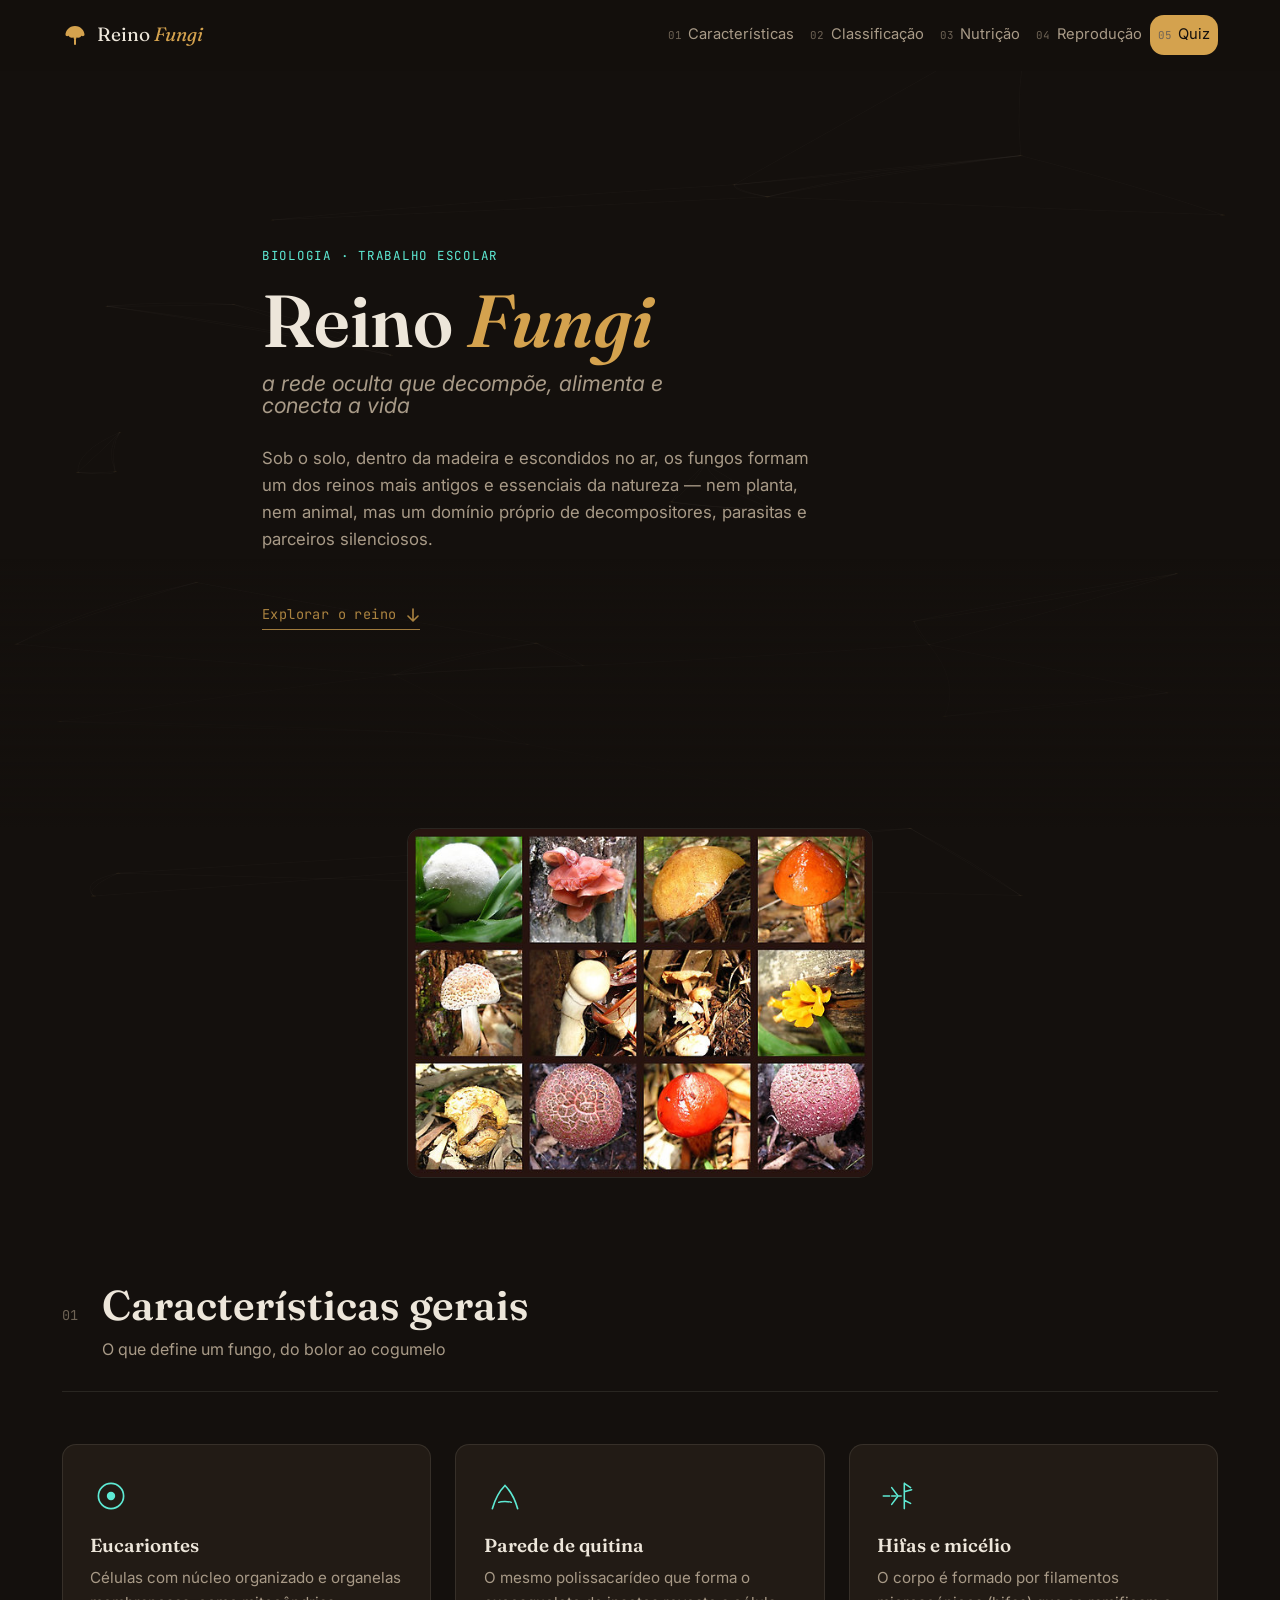
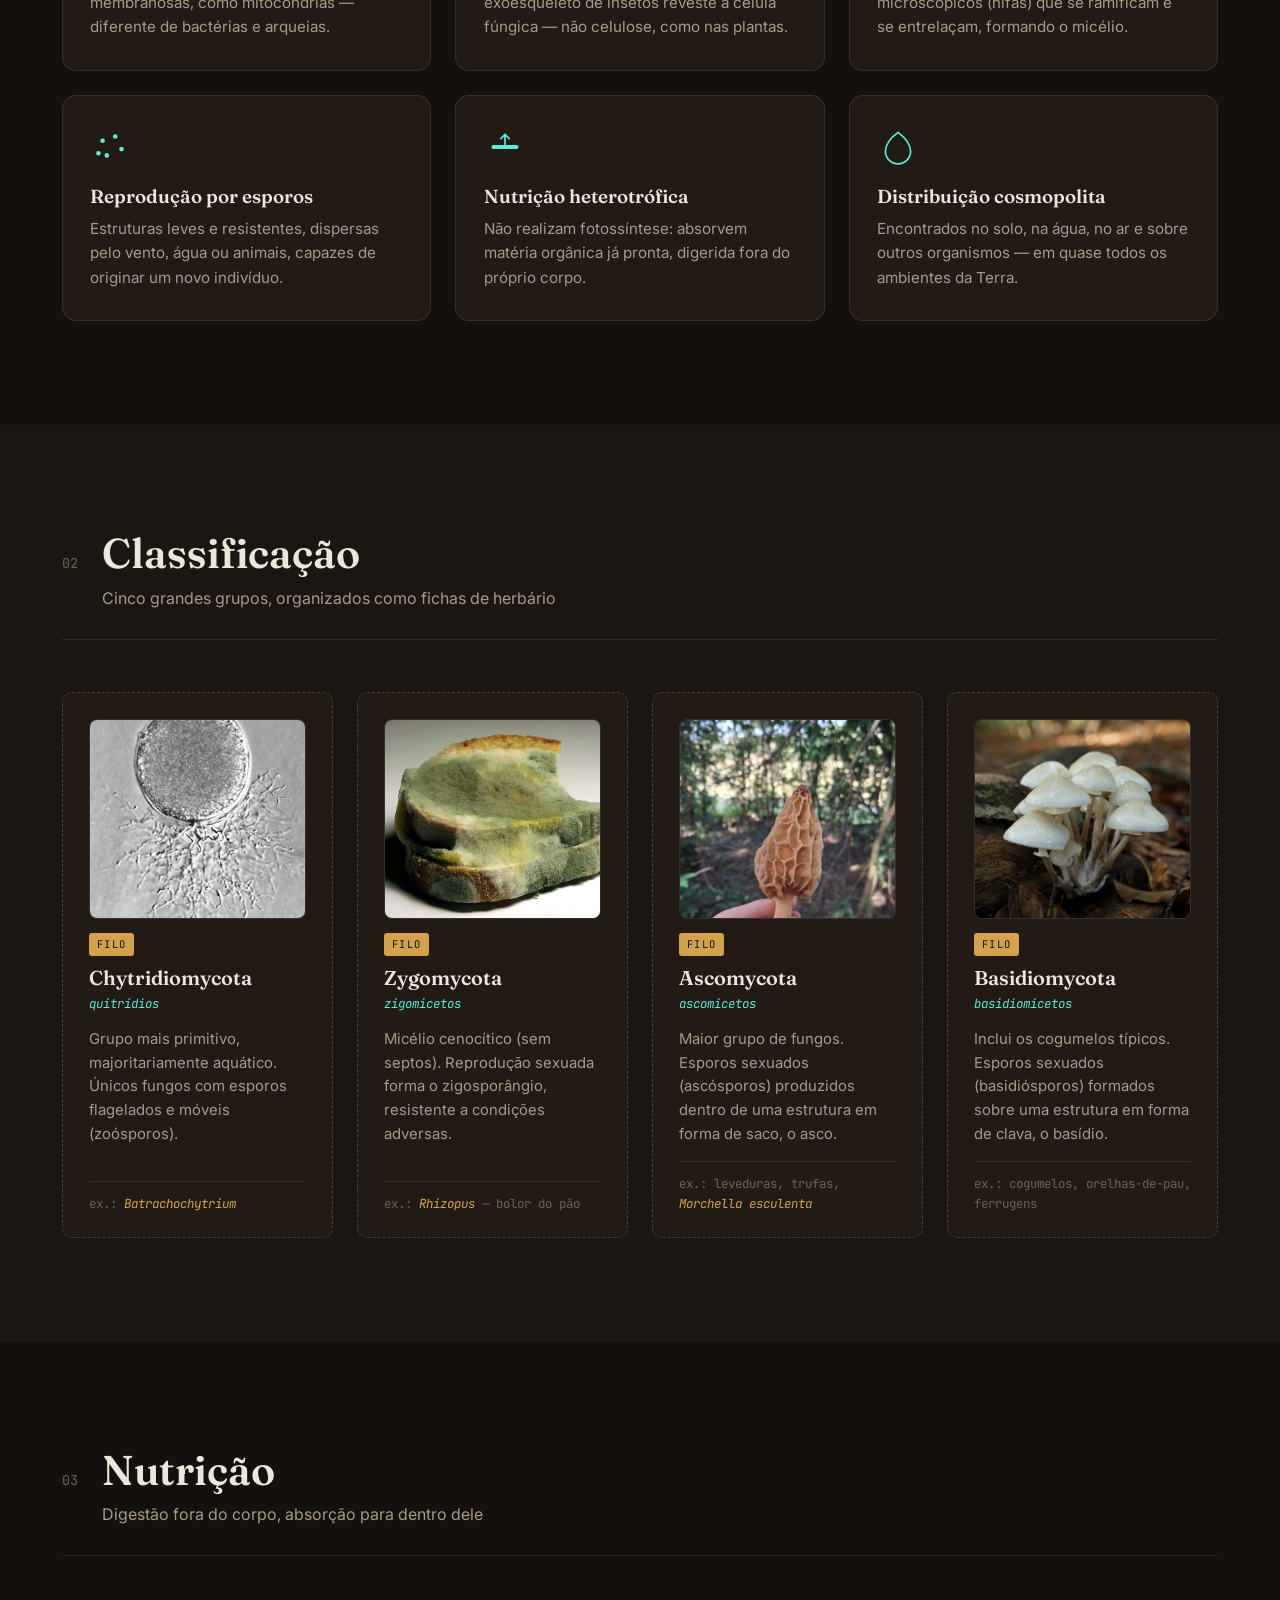
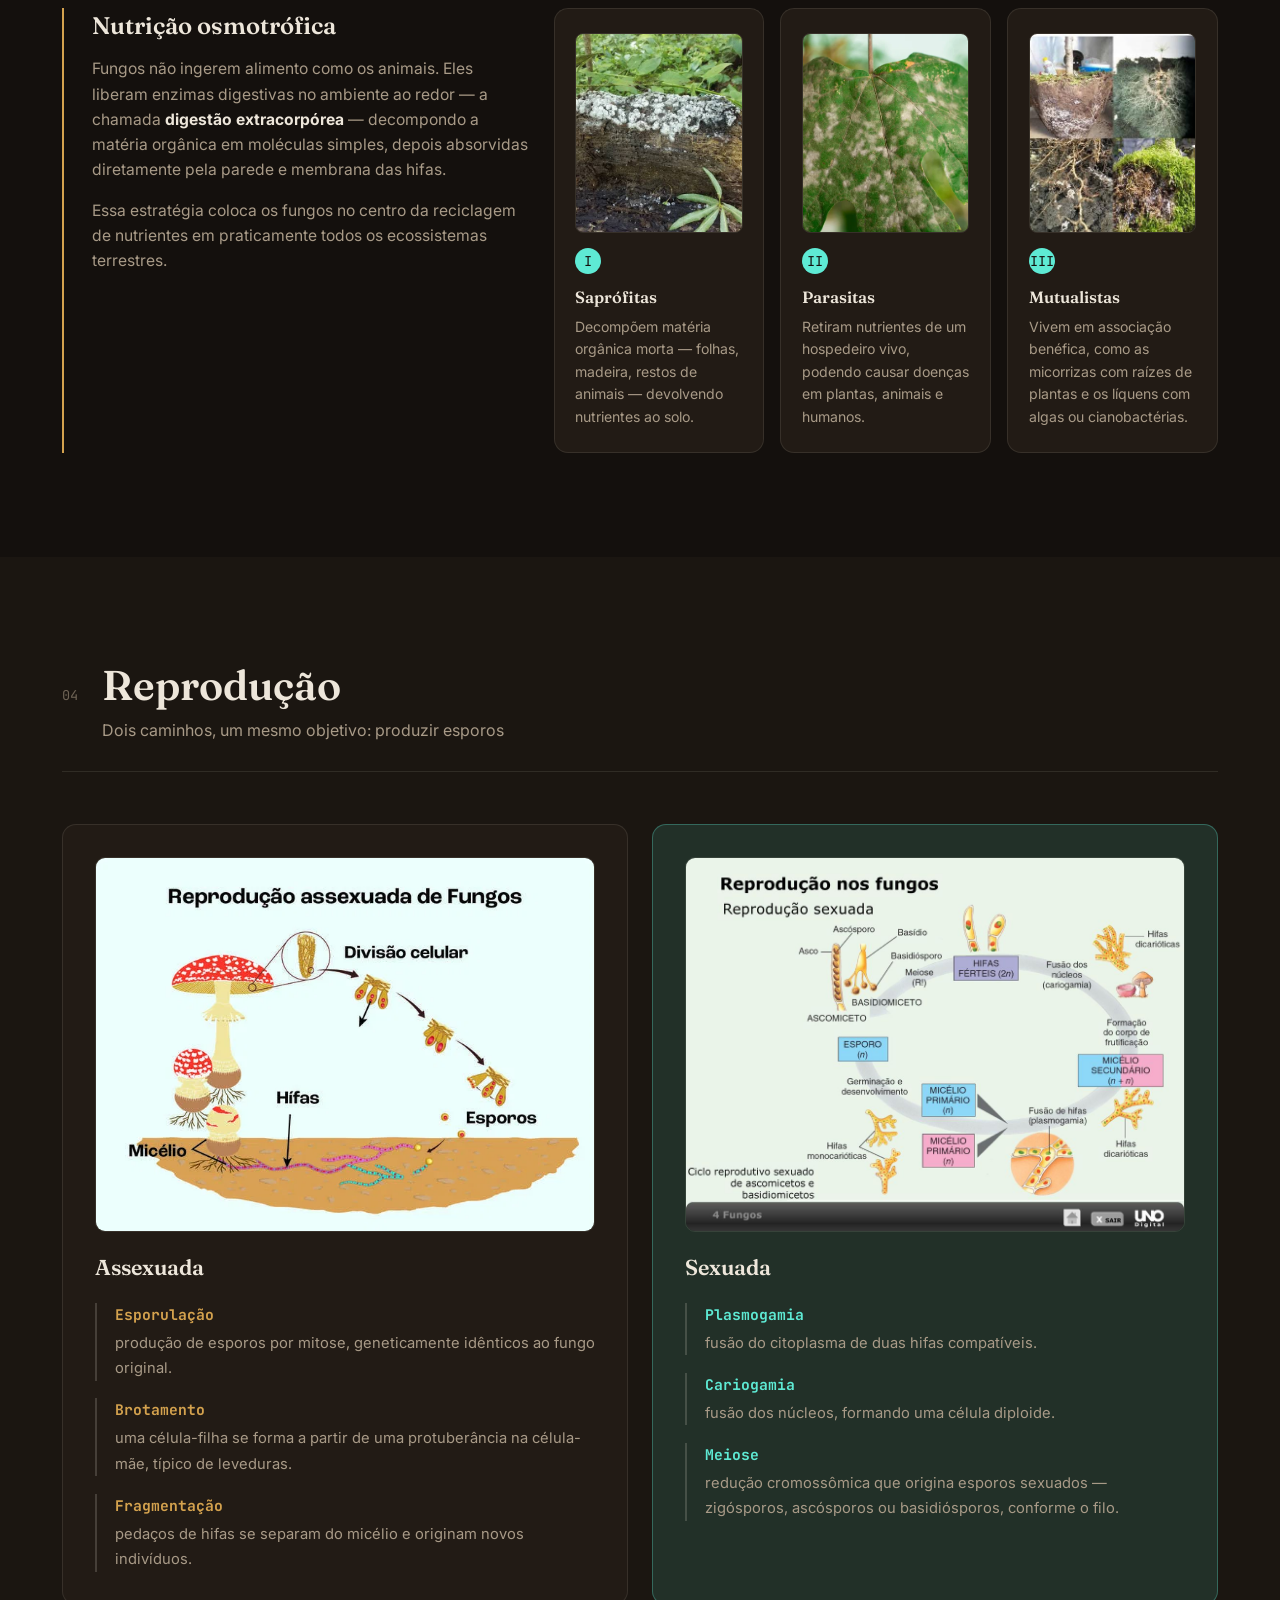
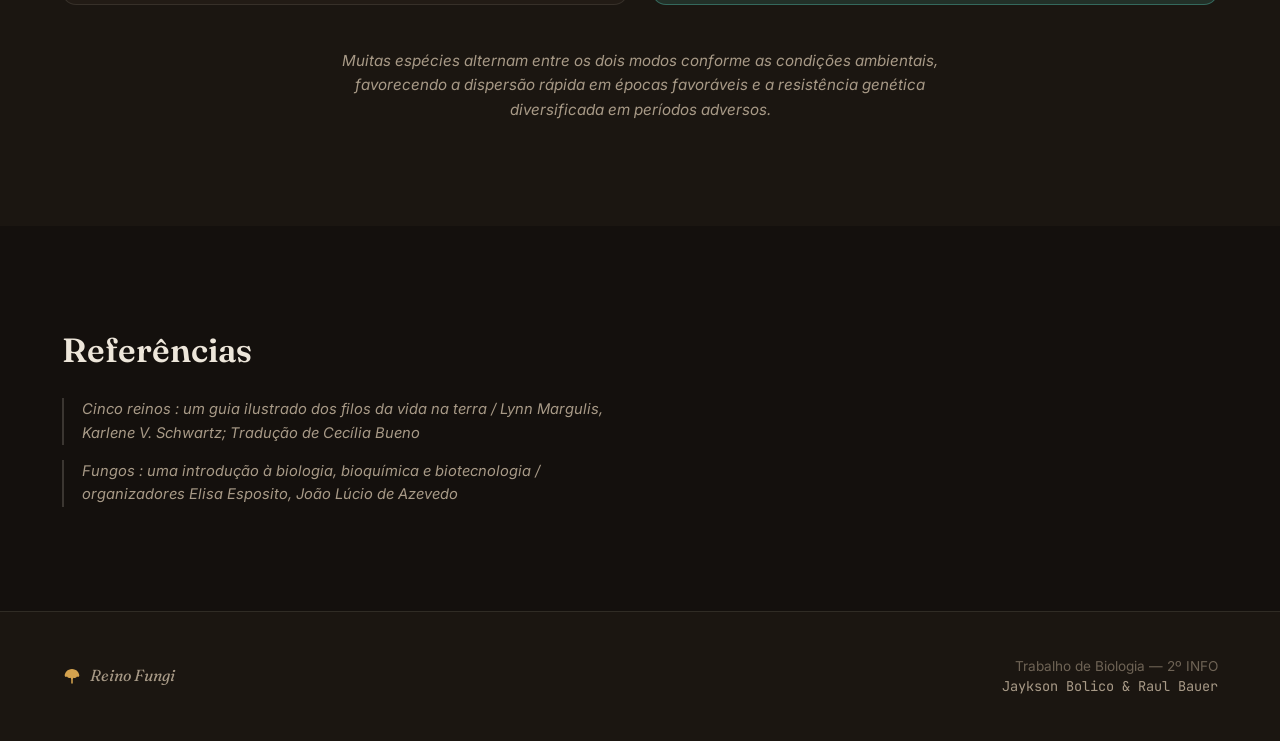
<file: index.html>
<!DOCTYPE html>
<html lang="pt-BR">
<head>
<meta charset="UTF-8">
<meta name="viewport" content="width=device-width, initial-scale=1.0">
<title>Reino Fungi</title>
<meta name="description" content="Um estudo visual sobre o Reino Fungi: características gerais, classificação, nutrição e reprodução.">

<!-- Bootstrap 5 (framework delivery) -->
<link href="https://cdn.jsdelivr.net/npm/bootstrap@5.3.3/dist/css/bootstrap.min.css" rel="stylesheet">

<!-- FONTES DO GOOGLE -->
<link rel="preconnect" href="https://fonts.googleapis.com">
<link rel="preconnect" href="https://fonts.gstatic.com" crossorigin>
<link href="https://fonts.googleapis.com/css2?family=Fraunces:ital,opsz,wght@0,9..144,300;0,9..144,450;0,9..144,600;0,9..144,700;1,9..144,450&family=Inter:wght@400;500;600&family=JetBrains+Mono:wght@400;500;600&display=swap" rel="stylesheet">

<link rel="stylesheet" href="/assets/style.css">
</head>
<body>

<svg id="mycelium-bg" aria-hidden="true"></svg>
<!-- NAVBAR -->
<nav class="navbar navbar-expand-lg fixed-top fungi-nav" id="mainNav">
  <div class="container">
    <a class="navbar-brand" href="#topo">
      <span class="brand-mark" aria-hidden="true">
        <svg width="26" height="26" viewBox="0 0 26 26" fill="none">
          <path d="M13 4C7 4 3.5 9 3.5 12.5C3.5 14 5 14.6 6.5 13.8C7.6 15.6 9.8 16.3 11.3 15.2C11.6 16.6 12.2 17.2 13 17.2C13.8 17.2 14.4 16.6 14.7 15.2C16.2 16.3 18.4 15.6 19.5 13.8C21 14.6 22.5 14 22.5 12.5C22.5 9 19 4 13 4Z" fill="currentColor"/>
          <rect x="12" y="16.5" width="2" height="6.5" rx="1" fill="currentColor"/>
        </svg>
      </span>
      <span class="brand-text">Reino <em>Fungi</em></span>
    </a>
    <button class="navbar-toggler" type="button" data-bs-toggle="collapse" data-bs-target="#navMenu" aria-controls="navMenu" aria-expanded="false" aria-label="Alternar navegação">
      <span class="toggler-bar"></span>
      <span class="toggler-bar"></span>
      <span class="toggler-bar"></span>
    </button>
    <div class="collapse navbar-collapse" id="navMenu">
      <ul class="navbar-nav ms-auto">
        <li class="nav-item"><a class="nav-link" href="#caracteristicas"><span class="nav-num">01</span> Características</a></li>
        <li class="nav-item"><a class="nav-link" href="#classificacao"><span class="nav-num">02</span> Classificação</a></li>
        <li class="nav-item"><a class="nav-link" href="#nutricao"><span class="nav-num">03</span> Nutrição</a></li>
        <li class="nav-item"><a class="nav-link" href="#reproducao"><span class="nav-num">04</span> Reprodução</a></li>
        <li class="nav-item"><a class="nav-link quiz" href="./quiz.html"><span class="nav-num">05</span> Quiz</a></li>
      </ul>
    </div>
  </div>
</nav>

<!-- HEADER -->
<header id="topo" class="hero">
  <div class="container hero-inner">
    <p class="eyebrow reveal">Biologia · Trabalho Escolar</p>
    <h1 class="reveal">
      Reino <em>Fungi</em>
      <span class="hero-sub">a rede oculta que decompõe, alimenta e conecta a vida</span>
    </h1>
    <p class="hero-lead reveal">
      Sob o solo, dentro da madeira e escondidos no ar, os fungos formam um dos reinos mais
      antigos e essenciais da natureza — nem planta, nem animal, mas um domínio próprio de
      decompositores, parasitas e parceiros silenciosos.
    </p>
    <a href="#caracteristicas" class="hero-cta reveal">
      Explorar o reino
      <svg width="14" height="14" viewBox="0 0 14 14"><path d="M7 1v11M2 8l5 5 5-5" stroke="currentColor" stroke-width="1.6" fill="none" stroke-linecap="round" stroke-linejoin="round"/></svg>
    </a>
  </div>
  <div class="hero-fade"></div>
</header>

<figure class="cover-image reveal">
  <img src="/img/Reino-Fungi.jpg" alt="Fungos e micélio em ambiente natural">
</figure>

<main>

  <!-- CARACTERÍSTICAS GERAIS -->
  <section id="caracteristicas" class="section">
    <div class="container">
      <div class="section-head reveal">
        <span class="section-num">01</span>
        <div>
          <h2>Características gerais</h2>
          <p class="section-kicker">O que define um fungo, do bolor ao cogumelo</p>
        </div>
      </div>

      <div class="row g-4 traits-grid">
        <div class="col-md-6 col-lg-4 reveal">
          <article class="trait-card">
            <div class="trait-icon">
              <svg viewBox="0 0 40 40" fill="none"><circle cx="20" cy="20" r="12" stroke="currentColor" stroke-width="1.6"/><circle cx="20" cy="20" r="4" fill="currentColor"/></svg>
            </div>
            <h3>Eucariontes</h3>
            <p>Células com núcleo organizado e organelas membranosas, como mitocôndrias — diferente de bactérias e arqueias.</p>
          </article>
        </div>

        <div class="col-md-6 col-lg-4 reveal">
          <article class="trait-card">
            <div class="trait-icon">
              <svg viewBox="0 0 40 40" fill="none"><path d="M8 32c4-14 10-20 12-22 2 2 8 8 12 22" stroke="currentColor" stroke-width="1.6" stroke-linecap="round"/><path d="M14 26c2-1 10-1 12 0" stroke="currentColor" stroke-width="1.4" stroke-linecap="round"/></svg>
            </div>
            <h3>Parede de quitina</h3>
            <p>O mesmo polissacarídeo que forma o exoesqueleto de insetos reveste a célula fúngica — não celulose, como nas plantas.</p>
          </article>
        </div>

        <div class="col-md-6 col-lg-4 reveal">
          <article class="trait-card">
            <div class="trait-icon">
              <svg viewBox="0 0 40 40" fill="none"><path d="M6 20h6M14 20h4M20 20h3M14 12l6 8-6 8M26 8v24M26 8l6 4M26 16l7-2M26 24l6 3" stroke="currentColor" stroke-width="1.5" stroke-linecap="round" stroke-linejoin="round"/></svg>
            </div>
            <h3>Hifas e micélio</h3>
            <p>O corpo é formado por filamentos microscópicos (hifas) que se ramificam e se entrelaçam, formando o micélio.</p>
          </article>
        </div>

        <div class="col-md-6 col-lg-4 reveal">
          <article class="trait-card">
            <div class="trait-icon">
              <svg viewBox="0 0 40 40" fill="none"><circle cx="12" cy="14" r="2.2" fill="currentColor"/><circle cx="24" cy="10" r="2.2" fill="currentColor"/><circle cx="30" cy="22" r="2.2" fill="currentColor"/><circle cx="16" cy="28" r="2.2" fill="currentColor"/><circle cx="8" cy="26" r="2.2" fill="currentColor"/></svg>
            </div>
            <h3>Reprodução por esporos</h3>
            <p>Estruturas leves e resistentes, dispersas pelo vento, água ou animais, capazes de originar um novo indivíduo.</p>
          </article>
        </div>

        <div class="col-md-6 col-lg-4 reveal">
          <article class="trait-card">
            <div class="trait-icon">
              <svg viewBox="0 0 40 40" fill="none"><rect x="7" y="18" width="26" height="4" rx="2" fill="currentColor"/><path d="M20 18V9M16 12l4-4 4 4" stroke="currentColor" stroke-width="1.6" fill="none" stroke-linecap="round" stroke-linejoin="round"/></svg>
            </div>
            <h3>Nutrição heterotrófica</h3>
            <p>Não realizam fotossíntese: absorvem matéria orgânica já pronta, digerida fora do próprio corpo.</p>
          </article>
        </div>

        <div class="col-md-6 col-lg-4 reveal">
          <article class="trait-card">
            <div class="trait-icon">
              <svg viewBox="0 0 40 40" fill="none"><path d="M20 6c-8 6-12 12-12 18a12 12 0 0024 0c0-6-4-12-12-18z" stroke="currentColor" stroke-width="1.6"/></svg>
            </div>
            <h3>Distribuição cosmopolita</h3>
            <p>Encontrados no solo, na água, no ar e sobre outros organismos — em quase todos os ambientes da Terra.</p>
          </article>
        </div>
      </div>
    </div>
  </section>

  <!-- CLASSIFICAÇÃO -->
  <section id="classificacao" class="section section-alt">
    <div class="container">
      <div class="section-head reveal">
        <span class="section-num">02</span>
        <div>
          <h2>Classificação</h2>
          <p class="section-kicker">Cinco grandes grupos, organizados como fichas de herbário</p>
        </div>
      </div>

      <div class="row g-4">
        <div class="col-sm-6 col-lg-3 reveal">
          <article class="specimen-card">
            <img class="specimen-img" src="img/Spizellomyces_palustris_monocentric_eucarpic.jpg" alt="Quitrídio, exemplo de Chytridiomycota">
            <header>
              <span class="specimen-tag">Filo</span>
              <h3>Chytridiomycota</h3>
              <span class="specimen-common">quitrídios</span>
            </header>
            <p>Grupo mais primitivo, majoritariamente aquático. Únicos fungos com esporos flagelados e móveis (zoósporos).</p>
            <footer>ex.: <em>Batrachochytrium</em></footer>
          </article>
        </div>

        <div class="col-sm-6 col-lg-3 reveal">
          <article class="specimen-card">
            <img class="specimen-img" src="/img/bolor.jpg" alt="Rhizopus, bolor do pão, exemplo de Zygomycota">
            <header>
              <span class="specimen-tag">Filo</span>
              <h3>Zygomycota</h3>
              <span class="specimen-common">zigomicetos</span>
            </header>
            <p>Micélio cenocítico (sem septos). Reprodução sexuada forma o zigosporângio, resistente a condições adversas.</p>
            <footer>ex.: <em>Rhizopus</em> — bolor do pão</footer>
          </article>
        </div>

        <div class="col-sm-6 col-lg-3 reveal">
          <article class="specimen-card">
            <img class="specimen-img" src="/img/WhatsApp Image 2026-07-13 at 11.48.06.jpeg" alt="Levedura ou trufa, exemplo de Ascomycota">
            <header>
              <span class="specimen-tag">Filo</span>
              <h3>Ascomycota</h3>
              <span class="specimen-common">ascomicetos</span>
            </header>
            <p>Maior grupo de fungos. Esporos sexuados (ascósporos) produzidos dentro de uma estrutura em forma de saco, o asco.</p>
            <footer>ex.: leveduras, trufas, <em>Morchella esculenta</em></footer>
          </article>
        </div>

        <div class="col-sm-6 col-lg-3 reveal">
          <article class="specimen-card">
            <img class="specimen-img" src="/img/basidiomicetos-675155476.jpg" alt="Cogumelo, exemplo de Basidiomycota">
            <header>
              <span class="specimen-tag">Filo</span>
              <h3>Basidiomycota</h3>
              <span class="specimen-common">basidiomicetos</span>
            </header>
            <p>Inclui os cogumelos típicos. Esporos sexuados (basidiósporos) formados sobre uma estrutura em forma de clava, o basídio.</p>
            <footer>ex.: cogumelos, orelhas-de-pau, ferrugens</footer>
          </article>
        </div>
      </div>
    </div>
  </section>

  <!-- NUTRIÇÃO -->
  <section id="nutricao" class="section">
    <div class="container">
      <div class="section-head reveal">
        <span class="section-num">03</span>
        <div>
          <h2>Nutrição</h2>
          <p class="section-kicker">Digestão fora do corpo, absorção para dentro dele</p>
        </div>
      </div>

      <div class="row g-4 align-items-stretch">
        <div class="col-lg-5 reveal">
          <div class="nutri-explainer">
            <h3>Nutrição osmotrófica</h3>
            <p>
              Fungos não ingerem alimento como os animais. Eles liberam enzimas digestivas
              no ambiente ao redor — a chamada <strong>digestão extracorpórea</strong> —
              decompondo a matéria orgânica em moléculas simples, depois absorvidas
              diretamente pela parede e membrana das hifas.
            </p>
            <p>
              Essa estratégia coloca os fungos no centro da reciclagem de nutrientes em
              praticamente todos os ecossistemas terrestres.
            </p>
          </div>
        </div>

        <div class="col-lg-7 reveal">
          <div class="row g-3">
            <div class="col-sm-4">
              <div class="mode-card">
                <img class="mode-img" src="/img/images (1).jpg" alt="Fungos decompondo folhas e madeira no solo">
                <span class="mode-index">I</span>
                <h4>Saprófitas</h4>
                <p>Decompõem matéria orgânica morta — folhas, madeira, restos de animais — devolvendo nutrientes ao solo.</p>
              </div>
            </div>
            <div class="col-sm-4">
              <div class="mode-card">
                <img class="mode-img" src="/img/fungo-em-plantas.webp" alt="Fungo parasita em planta ou ser vivo">
                <span class="mode-index">II</span>
                <h4>Parasitas</h4>
                <p>Retiram nutrientes de um hospedeiro vivo, podendo causar doenças em plantas, animais e humanos.</p>
              </div>
            </div>
            <div class="col-sm-4">
              <div class="mode-card">
                <img class="mode-img" src="/img/images (2).jpg" alt="Líquen ou micorriza, exemplo de mutualismo">
                <span class="mode-index">III</span>
                <h4>Mutualistas</h4>
                <p>Vivem em associação benéfica, como as micorrizas com raízes de plantas e os líquens com algas ou cianobactérias.</p>
              </div>
            </div>
          </div>
        </div>
      </div>
    </div>
  </section>

  <!-- REPRODUÇÃO -->
  <section id="reproducao" class="section section-alt">
    <div class="container">
      <div class="section-head reveal">
        <span class="section-num">04</span>
        <div>
          <h2>Reprodução</h2>
          <p class="section-kicker">Dois caminhos, um mesmo objetivo: produzir esporos</p>
        </div>
      </div>

      <div class="row g-4">
        <div class="col-lg-6 reveal">
          <div class="repro-panel">
            <img class="repro-img" src="/img/reproducaoassexuadadefungos-cke.webp" alt="Diagrama de reprodução assexuada em fungos">
            <h3>Assexuada</h3>
            <ul class="repro-list">
              <li>
                <strong>Esporulação</strong>
                <span>produção de esporos por mitose, geneticamente idênticos ao fungo original.</span>
              </li>
              <li>
                <strong>Brotamento</strong>
                <span>uma célula-filha se forma a partir de uma protuberância na célula-mãe, típico de leveduras.</span>
              </li>
              <li>
                <strong>Fragmentação</strong>
                <span>pedaços de hifas se separam do micélio e originam novos indivíduos.</span>
              </li>
            </ul>
          </div>
        </div>

        <div class="col-lg-6 reveal">
          <div class="repro-panel repro-panel-accent">
            <img class="repro-img" src="/img/fungos-vida-reproducao-doencas-que-causam-onde-se-desenvolvem-1.jpg" alt="Diagrama de reprodução sexuada em fungos">
            <h3>Sexuada</h3>
            <ul class="repro-list">
              <li>
                <strong>Plasmogamia</strong>
                <span>fusão do citoplasma de duas hifas compatíveis.</span>
              </li>
              <li>
                <strong>Cariogamia</strong>
                <span>fusão dos núcleos, formando uma célula diploide.</span>
              </li>
              <li>
                <strong>Meiose</strong>
                <span>redução cromossômica que origina esporos sexuados — zigósporos, ascósporos ou basidiósporos, conforme o filo.</span>
              </li>
            </ul>
          </div>
        </div>
      </div>

      <p class="repro-footnote reveal">
        Muitas espécies alternam entre os dois modos conforme as condições ambientais,
        favorecendo a dispersão rápida em épocas favoráveis e a resistência genética
        diversificada em períodos adversos.
      </p>
    </div>
  </section>

  <!-- REFERÊNCIAS -->
  <section id="referencias" class="section refs-section">
    <div class="container reveal">
      <h2>Referências</h2>
      <div class="refs-list">
        <p><i>Cinco reinos : um guia ilustrado dos filos da vida na terra / Lynn Margulis, Karlene V. Schwartz; Tradução de Cecília Bueno</i></p>
        <p><i>Fungos : uma introdução à biologia, bioquímica e biotecnologia / organizadores Elisa Esposito, João Lúcio de Azevedo</i></p>
      </div>
    </div>
  </section>
  
</main>

<!-- FOOTER -->
<footer class="site-footer">
  <div class="container footer-inner">
    <div class="footer-brand">
      <span class="brand-mark" aria-hidden="true">
        <svg width="20" height="20" viewBox="0 0 26 26" fill="none">
          <path d="M13 4C7 4 3.5 9 3.5 12.5C3.5 14 5 14.6 6.5 13.8C7.6 15.6 9.8 16.3 11.3 15.2C11.6 16.6 12.2 17.2 13 17.2C13.8 17.2 14.4 16.6 14.7 15.2C16.2 16.3 18.4 15.6 19.5 13.8C21 14.6 22.5 14 22.5 12.5C22.5 9 19 4 13 4Z" fill="currentColor"/>
          <rect x="12" y="16.5" width="2" height="6.5" rx="1" fill="currentColor"/>
        </svg>
      </span>
      <span>Reino Fungi</span>
    </div>
    <p class="footer-credits">
      Trabalho de Biologia — 2º INFO<br>
      <span>Jaykson Bolico &amp; Raul Bauer</span>
    </p>
  </div>

  
</footer>

<script src="https://cdn.jsdelivr.net/npm/bootstrap@5.3.3/dist/js/bootstrap.bundle.min.js"></script>
<script src="/assets/script.js"></script>
</body>
</html>
</file>
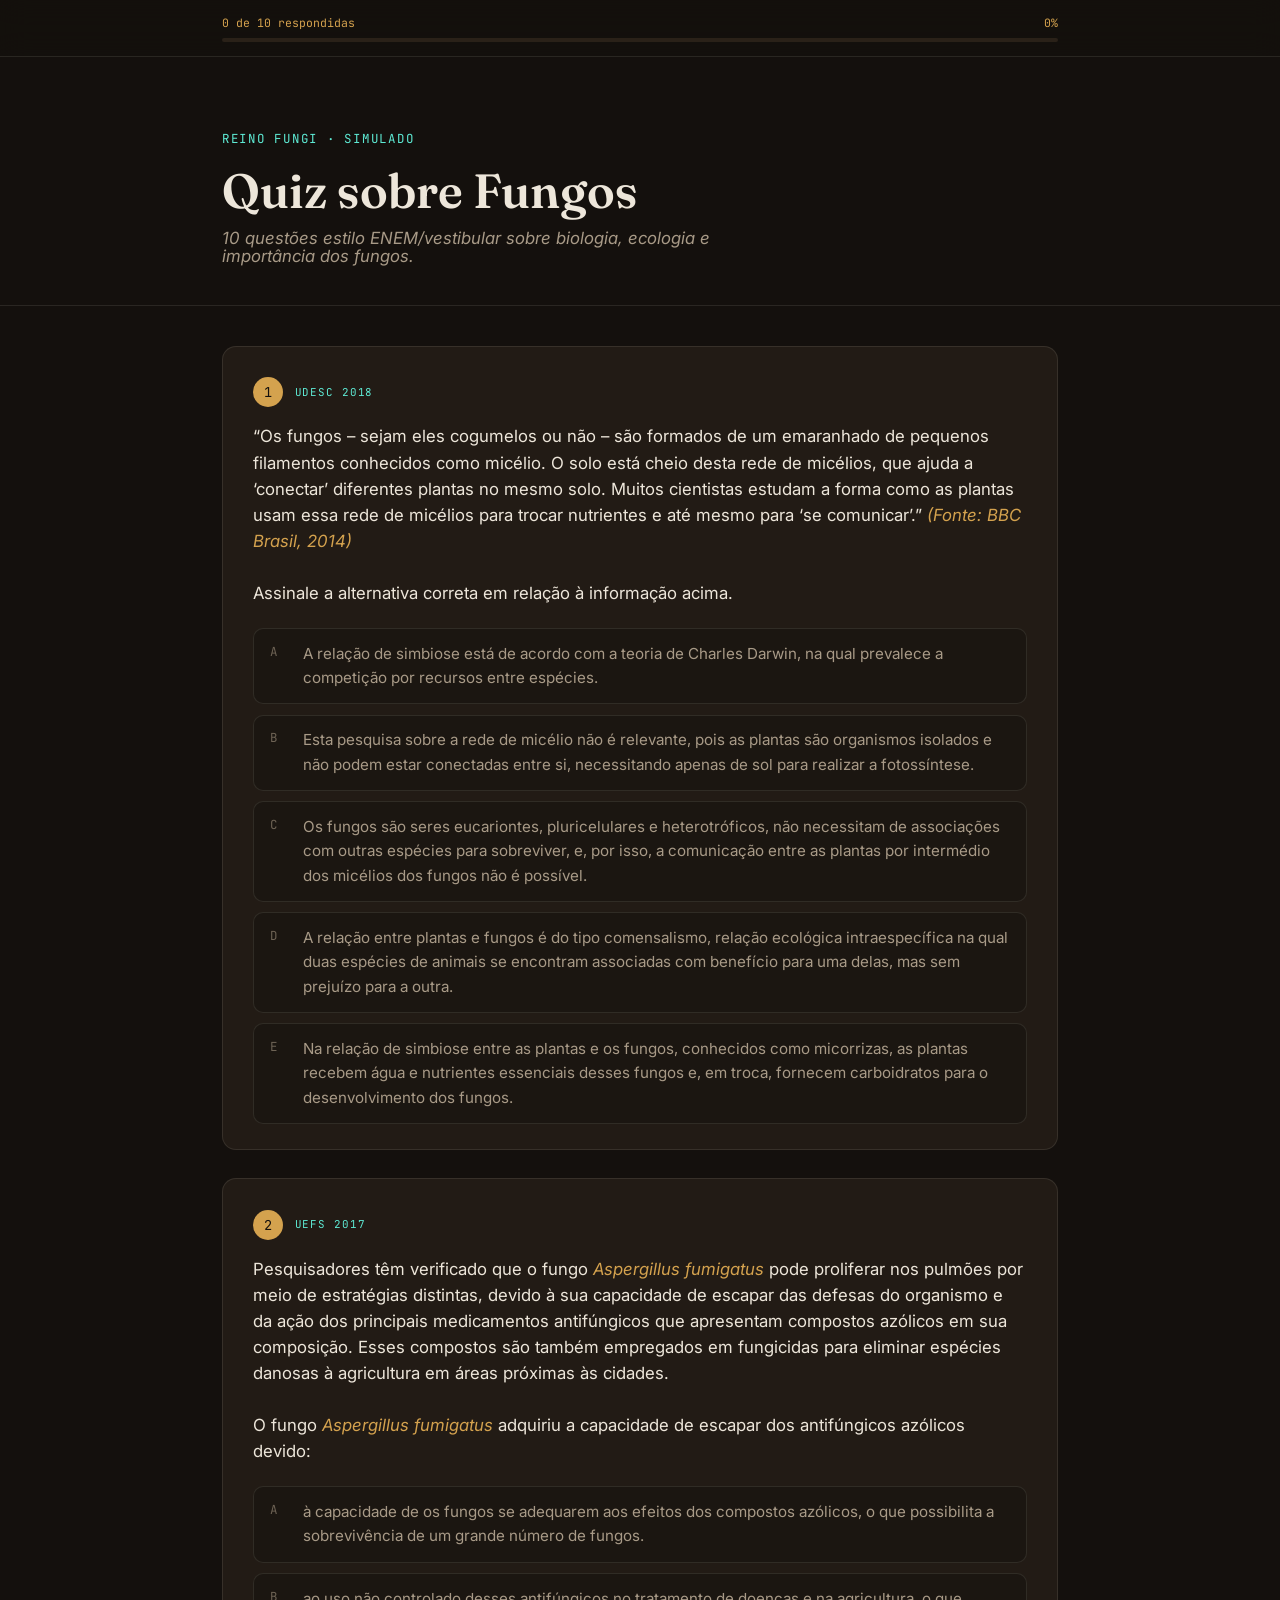
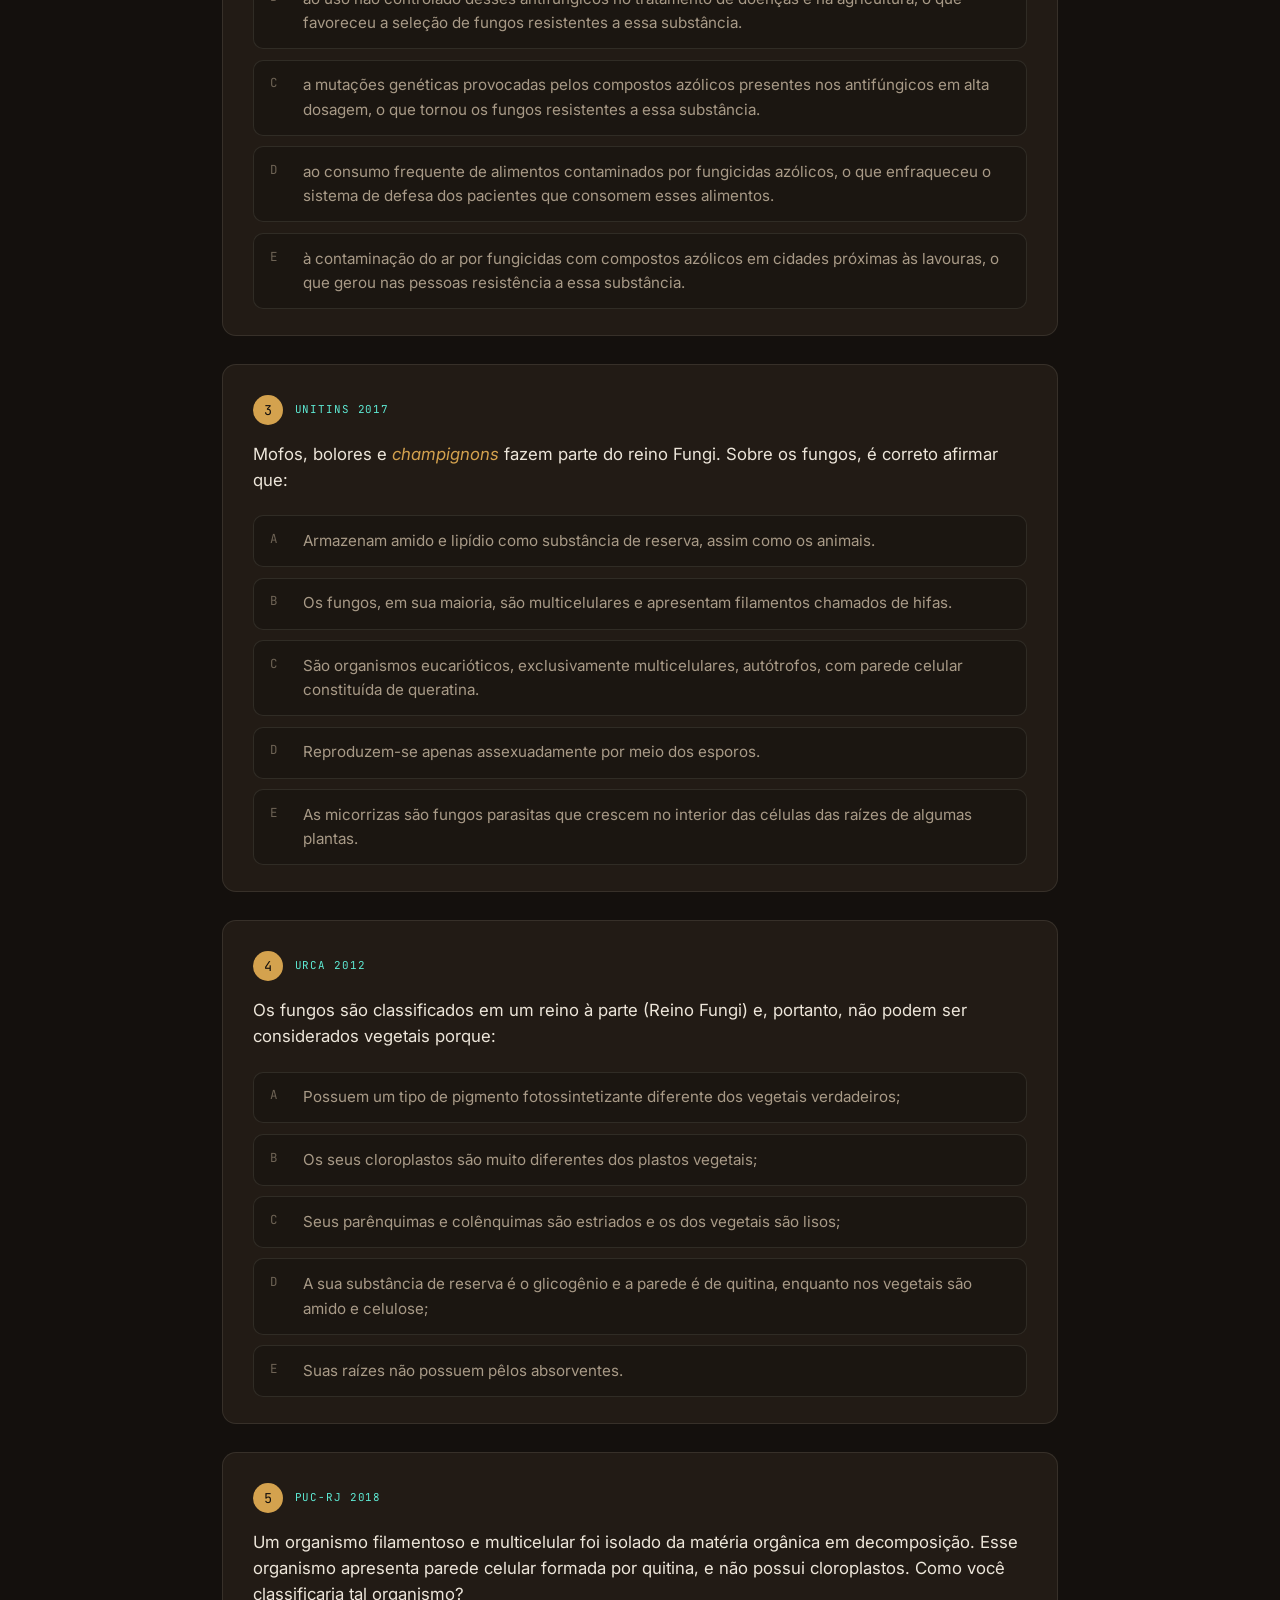
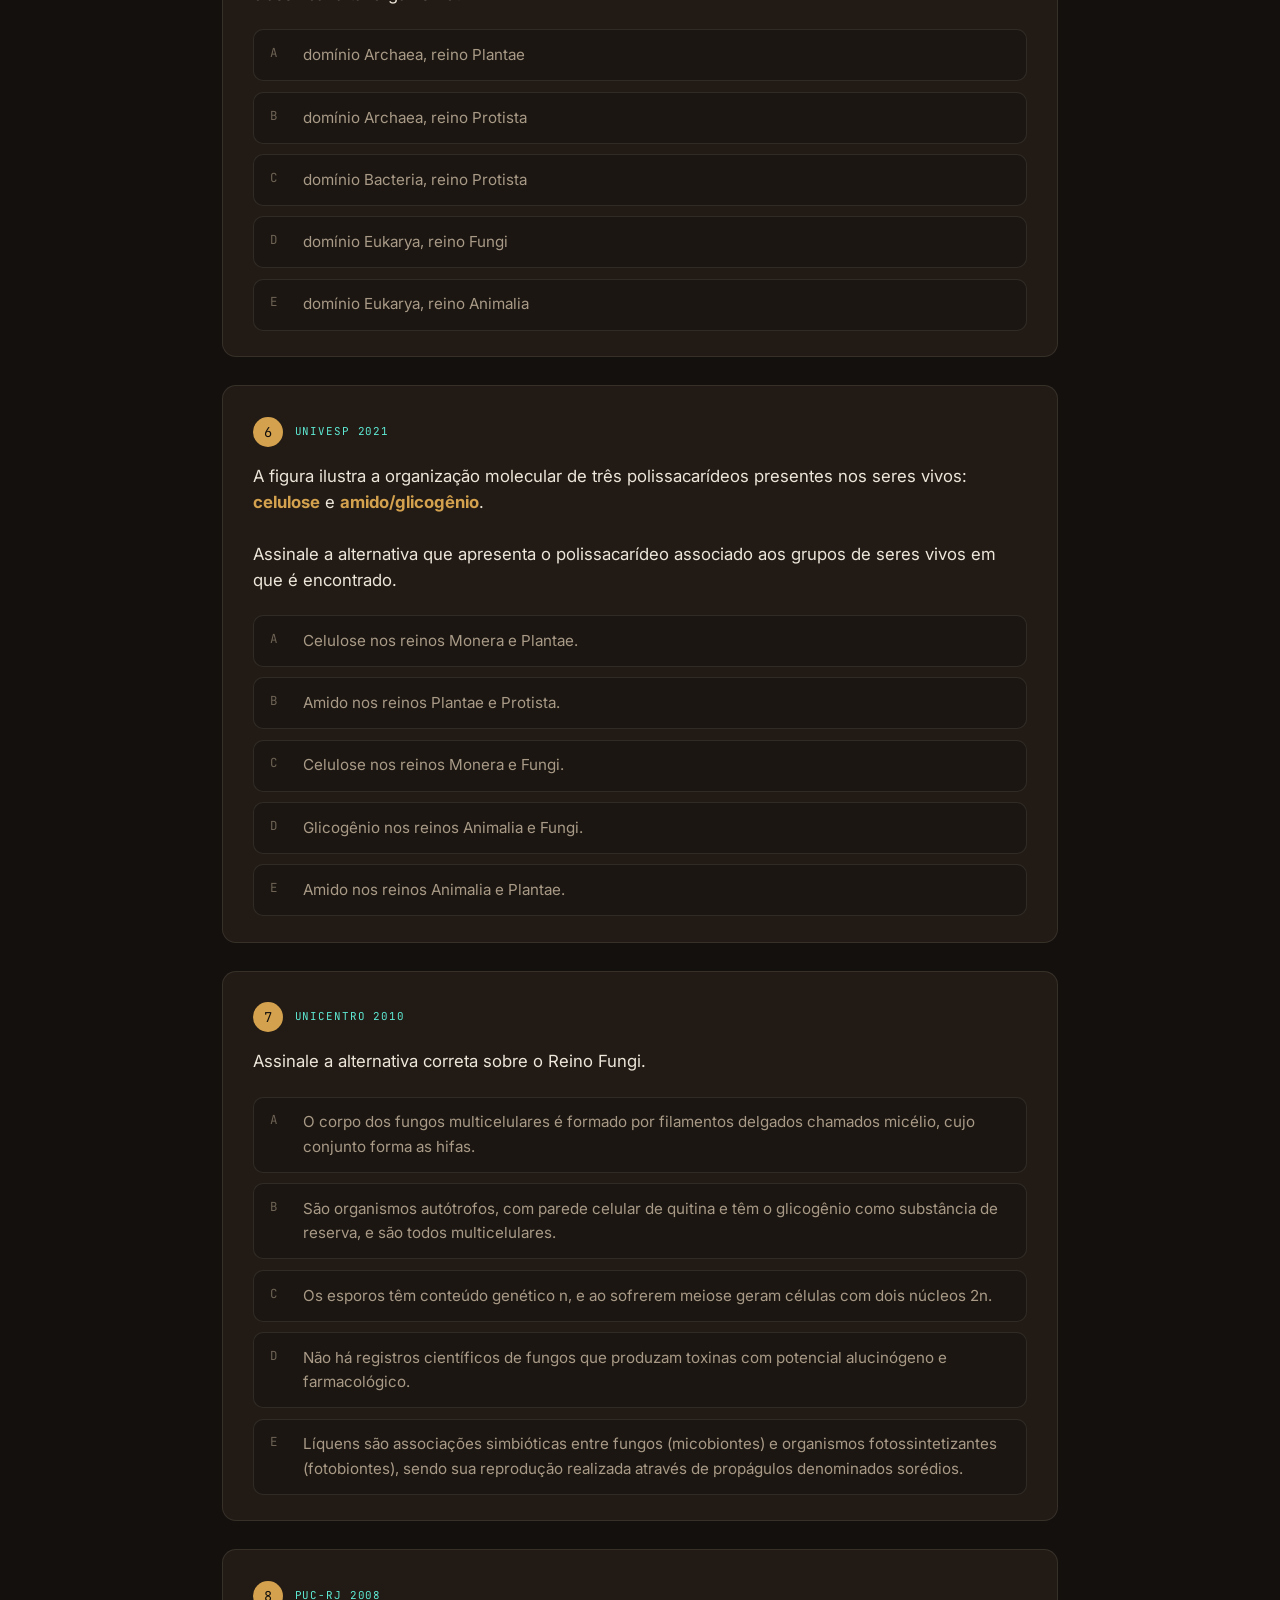
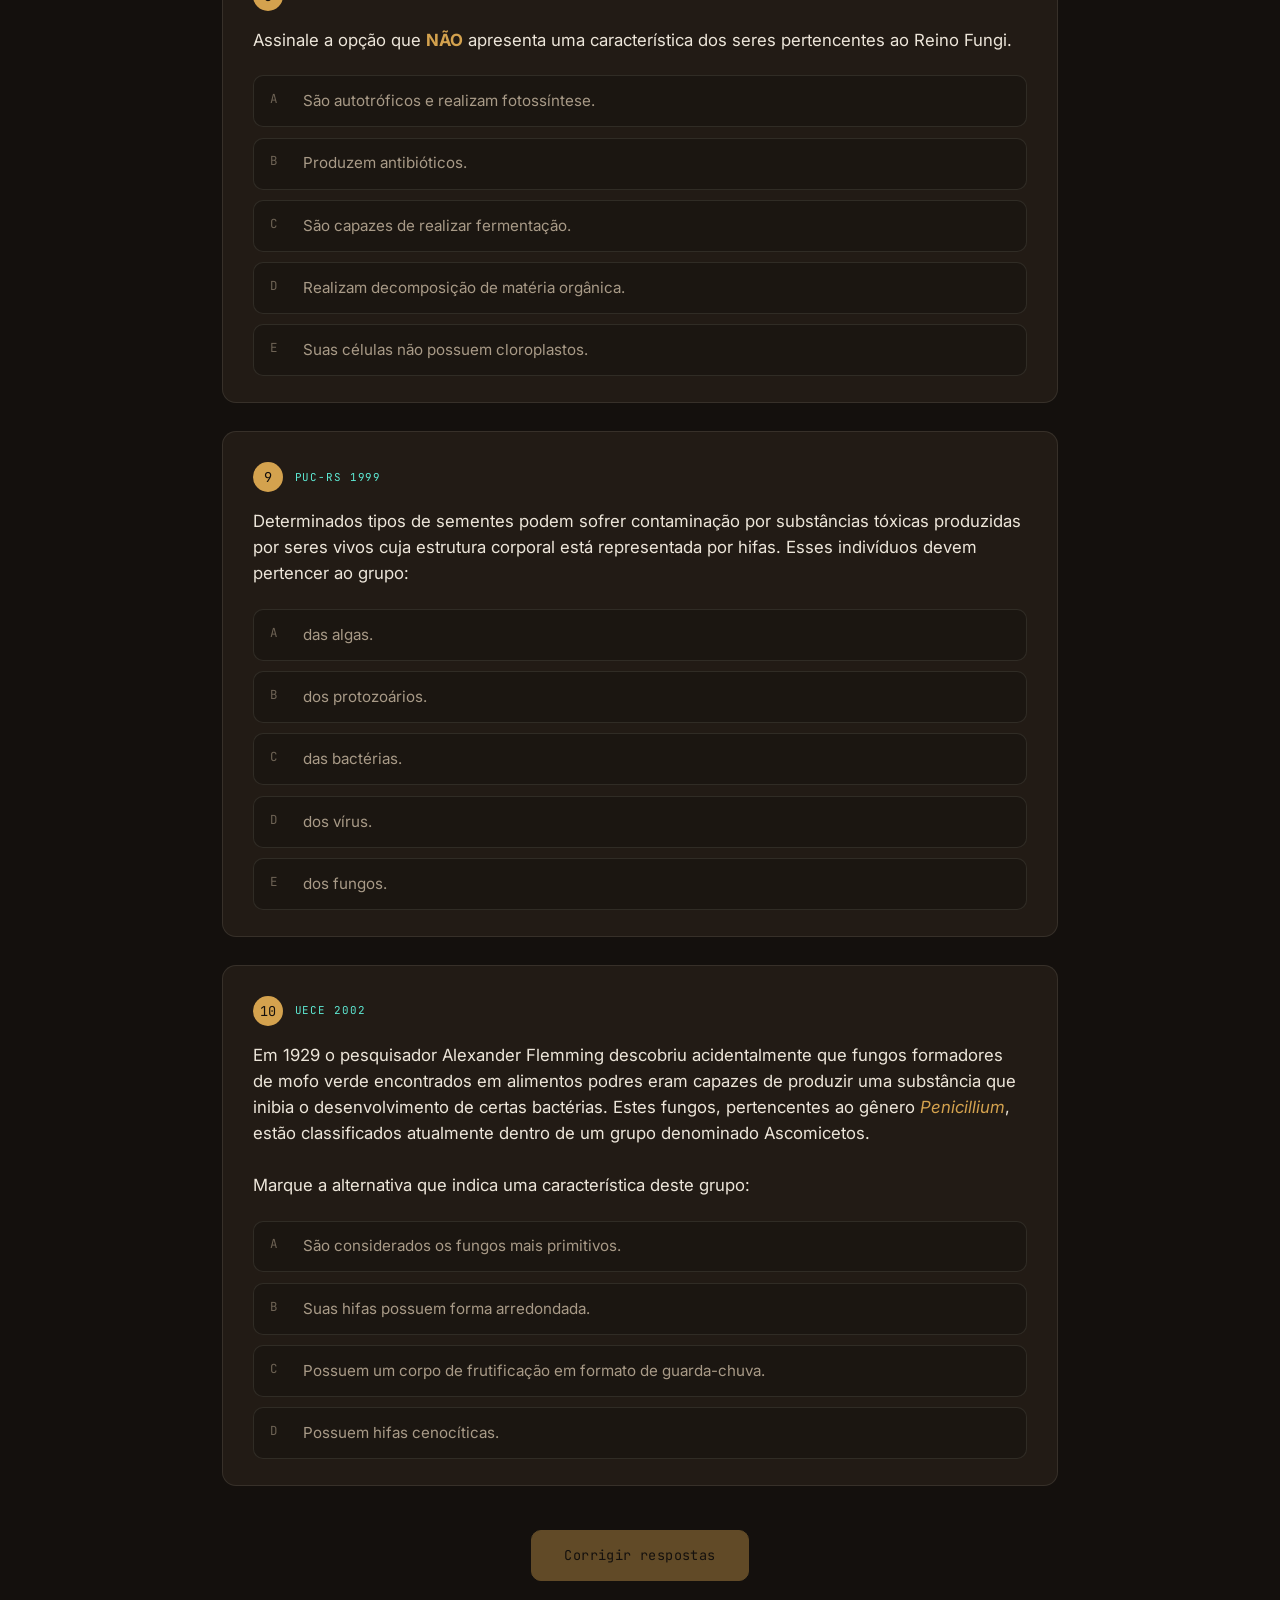
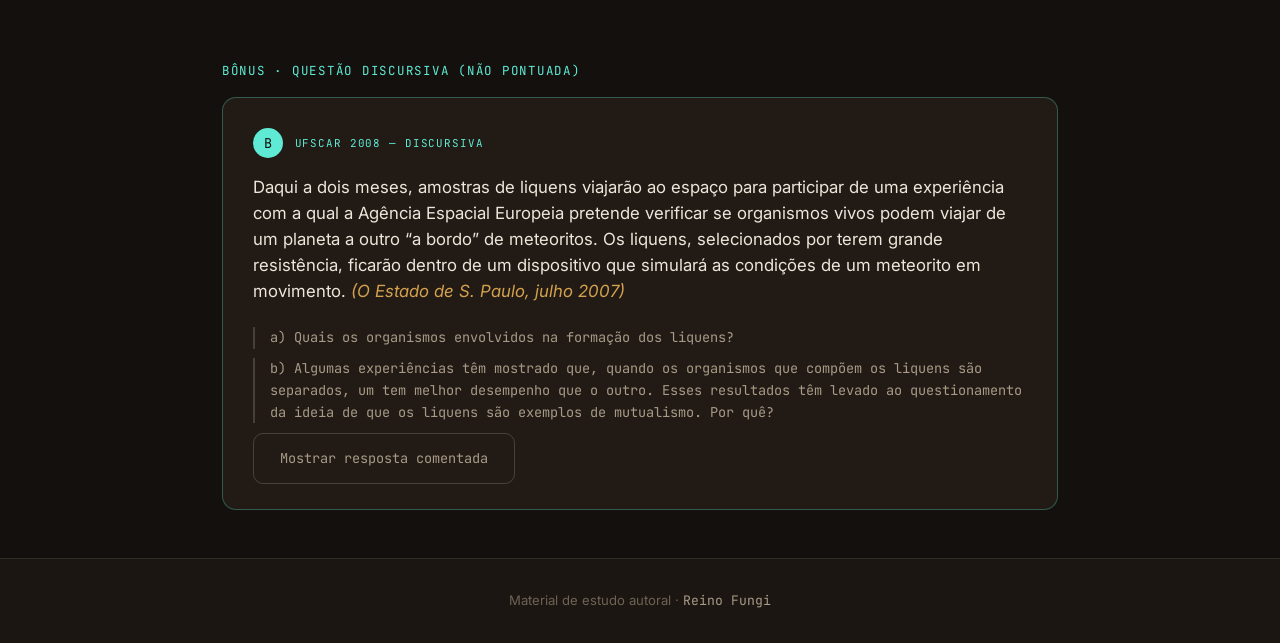
<file: quiz.html>
<!DOCTYPE html>
<html lang="pt-BR">
<head>
<meta charset="UTF-8">
<meta name="viewport" content="width=device-width, initial-scale=1.0">
<title>Quiz</title>

<link rel="preconnect" href="https://fonts.googleapis.com">
<link rel="preconnect" href="https://fonts.gstatic.com" crossorigin>
<link href="https://fonts.googleapis.com/css2?family=Fraunces:ital,opsz,wght@0,9..144,400;0,9..144,600;1,9..144,500&family=Inter:wght@400;500;600;700&family=JetBrains+Mono:wght@400;500&display=swap" rel="stylesheet">

<link href="https://cdn.jsdelivr.net/npm/bootstrap@5.3.3/dist/css/bootstrap.min.css" rel="stylesheet">
<link rel="stylesheet" href="/assets/style.css">
<link rel="stylesheet" href="/assets/quiz.css">

</head>
<body>

<div class="quiz-progress-wrap">
  <div class="container container-quiz">
    <div class="quiz-progress-label">
      <span id="progress-text">0 de 10 respondidas</span>
      <span id="progress-pct">0%</span>
    </div>
    <div class="progress-track"><div class="progress-fill" id="progress-fill"></div></div>
  </div>
</div>

<header class="quiz-header">
  <div class="container container-quiz">
    <p class="eyebrow">Reino Fungi · Simulado</p>
    <h1>Quiz sobre Fungos<span class="hero-sub">10 questões estilo ENEM/vestibular sobre biologia, ecologia e importância dos fungos.</span></h1>
  </div>
</header>

<main class="container container-quiz" style="padding-top: 2.5rem;">

  <div class="result-panel" id="result-panel">
    <p class="eyebrow" style="justify-content:center; display:flex;">Resultado final</p>
    <div class="result-score"><span id="result-num">0</span><span>/10</span></div>
    <p class="result-msg" id="result-msg"></p>
    <span class="quiz badge-quiz" id="result-badge"></span>
  </div>

  <form id="quiz-form"></form>

  <div class="quiz-actions">
    <button type="button" class="btn-quiz" id="btn-submit" disabled>Corrigir respostas</button>
    <button type="button" class="btn-quiz-ghost" id="btn-reset" style="display:none;">Refazer quiz</button>
  </div>

  <div class="discursive-wrap">
    <p class="eyebrow">Bônus · Questão discursiva (não pontuada)</p>
    <div class="question-card discursive-card">
      <div class="question-meta">
        <span class="q-index" style="background: var(--teal);">B</span>
        <span class="q-tag" id="discursive-tag"></span>
      </div>
      <p class="question-text" id="discursive-text"></p>
      <p class="discursive-sub" id="discursive-a"></p>
      <p class="discursive-sub" id="discursive-b"></p>
      <button type="button" class="btn-quiz-ghost" id="btn-reveal">Mostrar resposta comentada</button>
      <div class="explanation" id="discursive-answer">
        <strong>Resposta comentada</strong>
        <p id="discursive-answer-a" style="margin:0 0 0.75rem;"></p>
        <p id="discursive-answer-b" style="margin:0;"></p>
      </div>
    </div>
  </div>

</main>

<footer class="site-footer">
  <p class="footer-credits">Material de estudo autoral · <span>Reino Fungi</span></p>
</footer>

<script src="/assets/quiz.js"></script>

</body>
</html>
</file>
<file: assets/style.css>
:root {
  --bg:          #14100D;
  --bg-alt:      #1B1611;
  --surface:     #221B15;
  --surface-2:   #2A2118;
  --line:        rgba(237, 230, 218, 0.10);
  --line-strong: rgba(237, 230, 218, 0.18);

  --text:        #EDE6DA;
  --text-dim:    #A89A87;
  --text-faint:  #6E6355;

  --amber:       #D4A24E;
  --amber-soft:  rgba(212, 162, 78, 0.14);
  --teal:        #5EEAD4;
  --teal-soft:   rgba(94, 234, 212, 0.12);
  --rust:        #B06A4C;
  --moss:        #445A46;

  --font-display: 'Fraunces', serif;
  --font-body:    'Inter', sans-serif;
  --font-mono:    'JetBrains Mono', monospace;

  --container-pad: 1.5rem;
  --radius: 14px;
}

* { box-sizing: border-box; }

html { scroll-behavior: smooth; }

@media (prefers-reduced-motion: reduce) {
  html { scroll-behavior: auto; }
  *, *::before, *::after { animation-duration: 0.001ms !important; animation-iteration-count: 1 !important; transition-duration: 0.001ms !important; }
}

body {
  background: var(--bg);
  color: var(--text);
  font-family: var(--font-body);
  font-size: 16px;
  line-height: 1.6;
  -webkit-font-smoothing: antialiased;
  overflow-x: hidden;
}

.container { max-width: 1180px; }

h1, h2, h3, h4 { font-family: var(--font-display); color: var(--text); margin: 0; }
em { font-style: italic; color: var(--amber); }

a { color: inherit; text-decoration: none; }

/* focus visibility */
a:focus-visible, button:focus-visible {
  outline: 2px solid var(--teal);
  outline-offset: 3px;
  border-radius: 4px;
}

#mycelium-bg {
  position: fixed;
  inset: 0;
  width: 100%;
  height: 100%;
  z-index: 0;
  pointer-events: none;
  opacity: 0.3;
}
#mycelium-bg path {
  fill: none;
  stroke: var(--line-strong);
  stroke-width: 0.8;
}
#mycelium-bg circle {
  fill: var(--amber);
  opacity: 0.35;
}

main, header, footer, nav { position: relative; z-index: 1; }

.fungi-nav {
  background: rgba(20, 16, 13, 0.72);
  backdrop-filter: blur(14px);
  -webkit-backdrop-filter: blur(14px);
  border-bottom: 1px solid transparent;
  padding: 0.9rem 0;
  transition: border-color 0.3s ease, background 0.3s ease, padding 0.3s ease;
}
.fungi-nav.scrolled {
  border-bottom-color: var(--line);
  padding: 0.6rem 0;
  background: rgba(20, 16, 13, 0.92);
}

.navbar-brand {
  display: flex;
  align-items: center;
  gap: 0.55rem;
  font-family: var(--font-display);
  font-size: 1.2rem;
  color: var(--text);
}
.brand-mark { color: var(--amber); display: inline-flex; }
.brand-text em { font-style: italic; }

.navbar-toggler {
  border: 1px solid var(--line-strong);
  padding: 0.4rem 0.55rem;
  border-radius: 8px;
  background: transparent;
}
.navbar-toggler:focus { box-shadow: none; }
.toggler-bar {
  display: block;
  width: 18px;
  height: 1.5px;
  background: var(--text);
  margin: 3.5px 0;
}

.navbar-nav .nav-link {
  color: var(--text-dim);
  font-size: 0.92rem;
  padding: 0.5rem 1rem;
  display: flex;
  align-items: baseline;
  gap: 0.4rem;
  transition: color 0.2s ease;
}
.nav-num {
  font-family: var(--font-mono);
  font-size: 0.68rem;
  color: var(--text-faint);
}
.navbar-nav .nav-link:hover,
.navbar-nav .nav-link.active {
  color: var(--amber);
}
.navbar-nav .nav-link.active .nav-num { color: var(--amber); }

.hero {
  min-height: 92vh;
  display: flex;
  align-items: center;
  padding: 7rem 0 4rem;
  position: relative;
}
.hero-inner { max-width: 780px; }

.eyebrow {
  font-family: var(--font-mono);
  font-size: 0.78rem;
  letter-spacing: 0.14em;
  text-transform: uppercase;
  color: var(--teal);
  margin-bottom: 1.1rem;
}

.hero h1 {
  font-size: clamp(2.6rem, 6vw, 4.6rem);
  line-height: 1.04;
  font-weight: 600;
  color: var(--text);
}
.hero-sub {
  display: block;
  font-family: var(--font-body);
  font-style: italic;
  font-weight: 400;
  font-size: clamp(1.05rem, 2vw, 1.35rem);
  color: var(--text-dim);
  margin-top: 0.75rem;
  max-width: 32ch;
}

.hero-lead {
  margin-top: 1.75rem;
  max-width: 52ch;
  color: var(--text-dim);
  font-size: 1.05rem;
}

.hero-cta {
  margin-top: 2.25rem;
  display: inline-flex;
  align-items: center;
  gap: 0.6rem;
  font-family: var(--font-mono);
  font-size: 0.85rem;
  letter-spacing: 0.03em;
  color: var(--amber);
  border-bottom: 1px solid var(--amber);
  padding-bottom: 3px;
  transition: gap 0.25s ease, color 0.25s ease;
}
.hero-cta svg { animation: bob 3.4s ease-in-out infinite; }
.hero-cta:hover { gap: 0.75rem; color: var(--teal); }

@keyframes bob {
  0%, 100% { transform: translateY(0); }
  50% { transform: translateY(2px); }
}

.hero-fade {
  position: absolute;
  left: 0; right: 0; bottom: 0;
  height: 30vh;
  background: linear-gradient(to bottom, transparent, var(--bg));
  pointer-events: none;
}

.cover-image {
  margin: 0 0 -1px;
  padding: 0 var(--container-pad);
  max-width: 1180px;
  margin-left: auto;
  margin-right: auto;
}
.cover-image img {
  width: 100%;
  height: clamp(180px, 34vw, 350px);
  object-fit: cover;
  border-radius: var(--radius);
  border: 1px solid var(--line);
  display: block;
}
.cover-image figcaption {
  margin-top: 0.6rem;
  font-family: var(--font-mono);
  font-size: 0.75rem;
  color: var(--text-faint);
}

.section { padding: 6.5rem 0; }
.section-alt { background: var(--bg-alt); }

.section-head {
  display: flex;
  gap: 1.5rem;
  align-items: baseline;
  margin-bottom: 3.25rem;
  padding-bottom: 1.75rem;
  border-bottom: 1px solid var(--line);
}
.section-num {
  font-family: var(--font-mono);
  font-size: 0.85rem;
  color: var(--text-faint);
  flex-shrink: 0;
}
.section-head h2 {
  font-size: clamp(1.9rem, 3.4vw, 2.6rem);
  font-weight: 600;
}
.section-kicker {
  margin: 0.4rem 0 0;
  color: var(--text-dim);
  font-size: 1rem;
}

.reveal {
  opacity: 0;
  transform: translateY(10px);
  transition: opacity 0.85s cubic-bezier(0.22, 1, 0.36, 1), transform 0.85s cubic-bezier(0.22, 1, 0.36, 1);
}
.reveal.is-visible {
  opacity: 1;
  transform: translateY(0);
}


.trait-card {
  height: 100%;
  background: var(--surface);
  border: 1px solid var(--line);
  border-radius: var(--radius);
  padding: 1.9rem 1.7rem;
  transition: border-color 0.4s ease, transform 0.4s ease, background 0.4s ease;
}
.trait-card:hover {
  border-color: var(--line-strong);
  transform: translateY(-2px);
  background: var(--surface-2);
}
.trait-icon {
  width: 42px; height: 42px;
  color: var(--teal);
  margin-bottom: 1.1rem;
}
.trait-icon svg { width: 100%; height: 100%; }
.trait-card h3 {
  font-size: 1.18rem;
  font-weight: 600;
  margin-bottom: 0.55rem;
}
.trait-card p {
  color: var(--text-dim);
  font-size: 0.95rem;
  margin: 0;
}

.specimen-card {
  height: 100%;
  background: var(--surface);
  border: 1px dashed var(--line-strong);
  border-radius: 10px;
  padding: 1.6rem 1.6rem 1.4rem;
  display: flex;
  flex-direction: column;
  gap: 0.9rem;
}
.specimen-img {
  width: 100%;
  height: 200px;
  object-fit: cover;
  border-radius: 8px;
  border: 1px solid var(--line);
  display: block;
}
.specimen-card header { display: flex; flex-direction: column; gap: 0.25rem; }
.specimen-tag {
  align-self: flex-start;
  font-family: var(--font-mono);
  font-size: 0.66rem;
  letter-spacing: 0.1em;
  text-transform: uppercase;
  color: var(--bg);
  background: var(--amber);
  padding: 0.18rem 0.55rem;
  border-radius: 3px;
  margin-bottom: 0.35rem;
}
.specimen-card h3 {
  font-size: 1.25rem;
  font-weight: 600;
}
.specimen-common {
  font-family: var(--font-mono);
  font-size: 0.78rem;
  color: var(--teal);
  font-style: italic;
}
.specimen-card p {
  color: var(--text-dim);
  font-size: 0.93rem;
  margin: 0;
  flex-grow: 1;
}
.specimen-card footer {
  font-family: var(--font-mono);
  font-size: 0.78rem;
  color: var(--text-faint);
  border-top: 1px solid var(--line);
  padding-top: 0.75rem;
}
.specimen-note { border-style: solid; background: var(--amber-soft); border-color: rgba(212,162,78,0.35); }
.specimen-note .specimen-tag { background: var(--teal); }

.nutri-explainer {
  height: 100%;
  border-left: 2px solid var(--amber);
  padding: 0.2rem 0 0.2rem 1.75rem;
}
.nutri-explainer h3 {
  font-size: 1.5rem;
  font-weight: 600;
  margin-bottom: 1rem;
}
.nutri-explainer p {
  color: var(--text-dim);
  font-size: 0.98rem;
}
.nutri-explainer p + p { margin-top: 1rem; }
.nutri-explainer strong { color: var(--text); }

.mode-card {
  height: 100%;
  background: var(--surface);
  border: 1px solid var(--line);
  border-radius: var(--radius);
  padding: 1.5rem 1.3rem;
}
.mode-img {
  width: 100%;
  height: 200px;
  object-fit: cover;
  border-radius: 8px;
  border: 1px solid var(--line);
  display: block;
  margin-bottom: 0.9rem;
}
.mode-index {
  display: inline-block;
  font-family: var(--font-mono);
  font-size: 0.85rem;
  color: var(--bg);
  background: var(--teal);
  width: 26px; height: 26px;
  line-height: 26px;
  text-align: center;
  border-radius: 50%;
  margin-bottom: 0.9rem;
}
.mode-card h4 {
  font-size: 1.02rem;
  font-weight: 600;
  margin-bottom: 0.5rem;
}
.mode-card p {
  color: var(--text-dim);
  font-size: 0.88rem;
  margin: 0;
}

.repro-panel {
  height: 100%;
  background: var(--surface);
  border: 1px solid var(--line);
  border-radius: var(--radius);
  padding: 2rem;
}
.repro-panel-accent {
  border-color: rgba(94, 234, 212, 0.3);
  background: var(--teal-soft);
}
.repro-img {
  width: 100%;
  height: 375px;
  object-fit: cover;
  border-radius: 10px;
  border: 1px solid var(--line);
  display: block;
  margin-bottom: 1.4rem;
}
.repro-panel h3 {
  font-size: 1.35rem;
  font-weight: 600;
  margin-bottom: 1.4rem;
}
.repro-list {
  list-style: none;
  margin: 0; padding: 0;
  display: flex;
  flex-direction: column;
  gap: 1.1rem;
}
.repro-list li {
  padding-left: 1.1rem;
  border-left: 2px solid var(--line-strong);
}
.repro-list strong {
  display: block;
  font-family: var(--font-mono);
  font-size: 0.92rem;
  color: var(--amber);
  margin-bottom: 0.2rem;
}
.repro-panel-accent .repro-list strong { color: var(--teal); }
.repro-list span {
  color: var(--text-dim);
  font-size: 0.92rem;
}

.repro-footnote {
  margin: 2.75rem auto 0;
  max-width: 62ch;
  color: var(--text-dim);
  font-style: italic;
  font-size: 0.95rem;
  text-align: center;
}

.refs-section h2 {
  font-size: clamp(1.6rem, 2.8vw, 2.1rem);
  font-weight: 600;
  margin-bottom: 1.75rem;
}
.refs-list p {
  color: var(--text-dim);
  font-size: 0.92rem;
  margin: 0 0 0.9rem;
  padding-left: 1.1rem;
  border-left: 2px solid var(--line-strong);
  max-width: 62ch;
}
.refs-list p i { color: var(--text-dim); font-style: italic; }
.refs-list p:last-child { margin-bottom: 0; }

.site-footer {
  border-top: 1px solid var(--line);
  padding: 2.75rem 0;
  background: var(--bg-alt);
}
.footer-inner {
  display: flex;
  flex-wrap: wrap;
  gap: 1rem;
  align-items: center;
  justify-content: space-between;
}
.footer-brand {
  display: flex;
  align-items: center;
  gap: 0.5rem;
  font-family: var(--font-display);
  font-style: italic;
  color: var(--text-dim);
}
.footer-brand .brand-mark { color: var(--amber); }
.footer-credits {
  margin: 0;
  text-align: right;
  font-size: 0.85rem;
  color: var(--text-faint);
  line-height: 1.5;
}
.footer-credits span {
  font-family: var(--font-mono);
  color: var(--text-dim);
}

@media (max-width: 991.98px) {
  .navbar-collapse {
    margin-top: 1rem;
    border-top: 1px solid var(--line);
    padding-top: 0.75rem;
  }
  .navbar-nav .nav-link { padding: 0.65rem 0.25rem; }
}

@media (max-width: 767.98px) {
  .hero { min-height: auto; padding: 6.5rem 0 3.5rem; }
  .section { padding: 4.5rem 0; }
  .section-head { flex-direction: column; gap: 0.4rem; }
  .footer-inner { flex-direction: column; text-align: center; }
  .footer-credits { text-align: center; }
}

@media (max-width: 575.98px) {
  :root { --container-pad: 1rem; }
  .hero-lead { font-size: 0.98rem; }
  .specimen-card, .trait-card, .repro-panel { padding: 1.4rem; }
}

body{
  display: flex;
  flex-direction: column;
}

.quiz {
  background: var(--amber);
  color: var(--bg) !important;
  border-radius: var(--radius);
}
</file>
<file: assets/quiz.css>
:root {
  --bg:          #14100D;
  --bg-alt:      #1B1611;
  --surface:     #221B15;
  --surface-2:   #2A2118;
  --line:        rgba(237, 230, 218, 0.10);
  --line-strong: rgba(237, 230, 218, 0.18);

  --text:        #EDE6DA;
  --text-dim:    #A89A87;
  --text-faint:  #6E6355;

  --amber:       #D4A24E;
  --amber-soft:  rgba(212, 162, 78, 0.14);
  --teal:        #5EEAD4;
  --teal-soft:   rgba(94, 234, 212, 0.12);
  --rust:        #B06A4C;
  --moss:        #445A46;
  --danger:      #D46B4E;
  --danger-soft: rgba(212, 107, 78, 0.14);
  --success:     #7FBF7F;
  --success-soft: rgba(127, 191, 127, 0.14);

  --font-display: 'Fraunces', serif;
  --font-body:    'Inter', sans-serif;
  --font-mono:    'JetBrains Mono', monospace;

  --container-pad: 1.5rem;
  --radius: 14px;
}

* { box-sizing: border-box; }
html { scroll-behavior: smooth; }

body {
  background: var(--bg);
  color: var(--text);
  font-family: var(--font-body);
  font-size: 16px;
  line-height: 1.6;
  -webkit-font-smoothing: antialiased;
  overflow-x: hidden;
  display: flex;
  flex-direction: column;
  min-height: 100vh;
}

.container-quiz { max-width: 860px; }

h1, h2, h3, h4 { font-family: var(--font-display); color: var(--text); margin: 0; }
em { font-style: italic; color: var(--amber); }
a { color: inherit; text-decoration: none; }

a:focus-visible, button:focus-visible, input:focus-visible {
  outline: 2px solid var(--teal);
  outline-offset: 3px;
  border-radius: 4px;
}

.quiz-header {
  padding: 4.5rem 0 2.5rem;
  border-bottom: 1px solid var(--line);
}
.eyebrow {
  font-family: var(--font-mono);
  font-size: 0.78rem;
  letter-spacing: 0.14em;
  text-transform: uppercase;
  color: var(--teal);
  margin-bottom: 1rem;
}
.quiz-header h1 {
  font-size: clamp(2rem, 5vw, 3rem);
  line-height: 1.08;
  font-weight: 600;
}
.quiz-header .hero-sub {
  display: block;
  font-family: var(--font-body);
  font-style: italic;
  font-weight: 400;
  color: var(--text-dim);
  margin-top: 0.75rem;
  max-width: 46ch;
  font-size: 1.05rem;
}

.quiz-progress-wrap {
  position: sticky;
  top: 0;
  z-index: 5;
  background: rgba(20, 16, 13, 0.88);
  backdrop-filter: blur(14px);
  -webkit-backdrop-filter: blur(14px);
  border-bottom: 1px solid var(--line);
  padding: 0.85rem 0;
}
.quiz-progress-label {
  font-family: var(--font-mono);
  font-size: 0.72rem;
  color: var(--text-faint);
  display: flex;
  justify-content: space-between;
  margin-bottom: 0.4rem;
}
.quiz-progress-label span { color: var(--amber); }
.progress-track {
  height: 4px;
  background: var(--surface-2);
  border-radius: 4px;
  overflow: hidden;
}
.progress-fill {
  height: 100%;
  background: var(--amber);
  width: 0%;
  transition: width 0.4s cubic-bezier(0.22, 1, 0.36, 1);
}

.question-card {
  background: var(--surface);
  border: 1px solid var(--line);
  border-radius: var(--radius);
  padding: 1.9rem 1.9rem 1.6rem;
  margin-bottom: 1.75rem;
  transition: border-color 0.3s ease;
}
.question-card.answered { border-color: var(--line-strong); }

.question-meta {
  display: flex;
  align-items: center;
  gap: 0.7rem;
  margin-bottom: 1rem;
}
.q-index {
  font-family: var(--font-mono);
  font-size: 0.85rem;
  color: var(--bg);
  background: var(--amber);
  width: 30px; height: 30px;
  line-height: 30px;
  text-align: center;
  border-radius: 50%;
  flex-shrink: 0;
}
.q-tag {
  font-family: var(--font-mono);
  font-size: 0.68rem;
  letter-spacing: 0.08em;
  text-transform: uppercase;
  color: var(--teal);
}

.question-text {
  font-size: 1.05rem;
  color: var(--text);
  margin-bottom: 1.4rem;
  line-height: 1.55;
}
.question-text strong { color: var(--amber); }

.option-list { display: flex; flex-direction: column; gap: 0.65rem; }

.option {
  display: flex;
  align-items: flex-start;
  gap: 0.85rem;
  border: 1px solid var(--line);
  border-radius: 10px;
  padding: 0.8rem 1rem;
  cursor: pointer;
  transition: border-color 0.2s ease, background 0.2s ease;
  background: var(--bg-alt);
}
.option:hover { border-color: var(--line-strong); background: var(--surface-2); }

.option input[type="radio"] {
  accent-color: var(--amber);
  margin-top: 0.2rem;
  flex-shrink: 0;
}

.option-letter {
  font-family: var(--font-mono);
  font-size: 0.78rem;
  color: var(--text-faint);
  flex-shrink: 0;
  width: 1.2rem;
}

.option-text { color: var(--text-dim); font-size: 0.95rem; }

.option.selected {
  border-color: var(--amber);
  background: var(--amber-soft);
}
.option.selected .option-text { color: var(--text); }
.option.selected .option-letter { color: var(--amber); }

.option.correct {
  border-color: var(--success);
  background: var(--success-soft);
}
.option.correct .option-text { color: var(--text); }
.option.correct .option-letter { color: var(--success); }

.option.incorrect {
  border-color: var(--danger);
  background: var(--danger-soft);
}
.option.incorrect .option-text { color: var(--text); }
.option.incorrect .option-letter { color: var(--danger); }

.option.locked { cursor: default; pointer-events: none; }

.explanation {
  display: none;
  margin-top: 1.1rem;
  padding: 0.95rem 1.1rem;
  border-left: 2px solid var(--teal);
  background: var(--teal-soft);
  border-radius: 0 8px 8px 0;
  font-size: 0.9rem;
  color: var(--text-dim);
}
.explanation.visible { display: block; }
.explanation strong { color: var(--teal); display: block; margin-bottom: 0.2rem; font-family: var(--font-mono); font-size: 0.72rem; letter-spacing: 0.06em; text-transform: uppercase; }

.quiz-actions {
  display: flex;
  justify-content: center;
  gap: 1rem;
  padding: 1rem 0 5rem;
}

.btn-quiz {
  font-family: var(--font-mono);
  font-size: 0.85rem;
  letter-spacing: 0.03em;
  padding: 0.85rem 2rem;
  border-radius: 10px;
  border: 1px solid var(--amber);
  background: var(--amber);
  color: var(--bg) !important;
  transition: gap 0.25s ease, transform 0.2s ease, opacity 0.2s ease;
}
.btn-quiz:hover { transform: translateY(-1px); opacity: 0.92; }
.btn-quiz:disabled { opacity: 0.4; cursor: not-allowed; transform: none; }

.btn-quiz-ghost {
  font-family: var(--font-mono);
  font-size: 0.85rem;
  padding: 0.85rem 1.6rem;
  border-radius: 10px;
  border: 1px solid var(--line-strong);
  background: transparent;
  color: var(--text-dim) !important;
  transition: border-color 0.2s ease, color 0.2s ease;
}
.btn-quiz-ghost:hover { border-color: var(--teal); color: var(--teal) !important; }

.result-panel {
  display: none;
  background: var(--surface);
  border: 1px solid var(--line-strong);
  border-radius: var(--radius);
  padding: 2.5rem 2rem;
  text-align: center;
  margin-bottom: 2.5rem;
}
.result-panel.visible { display: block; }
.result-score {
  font-family: var(--font-display);
  font-size: clamp(2.6rem, 8vw, 3.6rem);
  color: var(--amber);
  font-weight: 600;
}
.result-score span { color: var(--text-dim); font-size: 0.4em; font-family: var(--font-mono); }
.result-msg {
  color: var(--text-dim);
  margin-top: 0.75rem;
  font-size: 1rem;
  max-width: 50ch;
  margin-left: auto;
  margin-right: auto;
}

.quiz.badge-quiz {
  display: inline-block;
  font-family: var(--font-mono);
  font-size: 0.7rem;
  letter-spacing: 0.06em;
  text-transform: uppercase;
  padding: 0.3rem 0.7rem;
  border-radius: 999px;
  margin-top: 1.25rem;
}

.discursive-wrap { margin-bottom: 3rem; }
.discursive-card { border-color: rgba(94, 234, 212, 0.3); }
.discursive-sub {
  font-family: var(--font-mono);
  font-size: 0.85rem;
  color: var(--text-dim);
  margin: 0 0 0.6rem;
  padding-left: 0.9rem;
  border-left: 2px solid var(--line-strong);
}

.site-footer {
  border-top: 1px solid var(--line);
  padding: 2rem 0;
  background: var(--bg-alt);
  margin-top: auto;
}
.footer-credits {
  margin: 0;
  text-align: center;
  font-size: 0.82rem;
  color: var(--text-faint);
}
.footer-credits span { font-family: var(--font-mono); color: var(--text-dim); }

@media (max-width: 575.98px) {
  :root { --container-pad: 1rem; }
  .question-card { padding: 1.4rem; }
  .quiz-header { padding: 3.5rem 0 2rem; }
}
</file>
